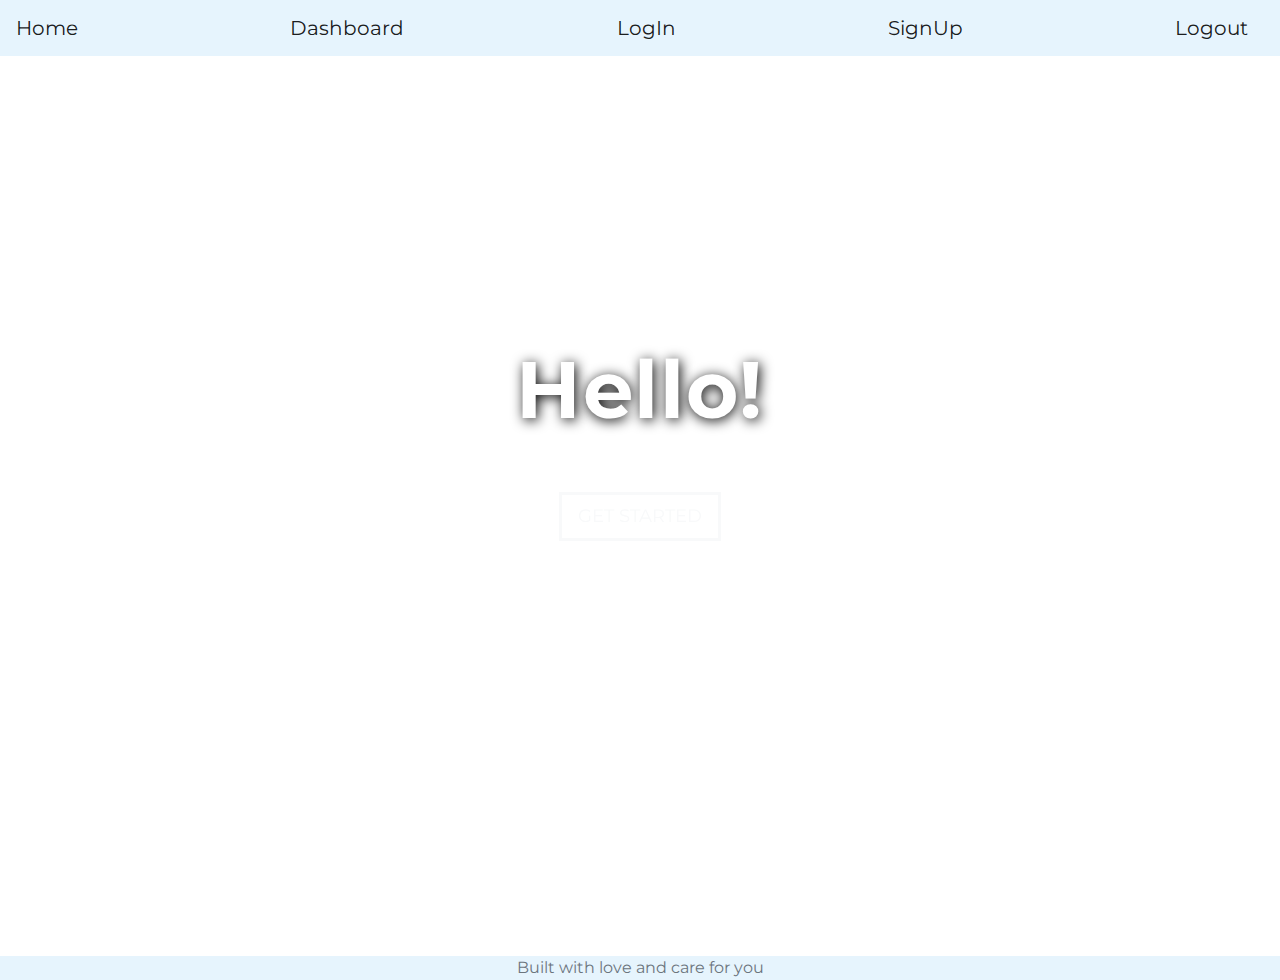
<file: index.html>
<!DOCTYPE html>
<html lang="en">
<head>
	<meta charset="utf-8">
	<meta name="viewport" content="width=device-width, initial-scale=1">
	<title>Client Landing Page</title>
	<!-- Add Bootstrap -->
    <link rel="stylesheet" href="https://stackpath.bootstrapcdn.com/bootstrap/4.3.1/css/bootstrap.min.css" integrity="sha384-ggOyR0iXCbMQv3Xipma34MD+dH/1fQ784/j6cY/iJTQUOhcWr7x9JvoRxT2MZw1T" crossorigin="anonymous">
	<!-- Add Google Fonts  -->
    <link rel="preconnect" href="https://fonts.googleapis.com"> 
   <link rel="preconnect" href="https://fonts.gstatic.com" crossorigin> 
   <link href="https://fonts.googleapis.com/css2?family=Montserrat:ital,wght@0,400;1,700&display=swap" rel="stylesheet">
	<link rel="stylesheet" href="./assets/css/style.css">

</head>

<body>
	<!-- <nav class="navbar navbar-dark fixed-top">
		

		<a class="navbar-brand mx-auto" href="#"><img src="" alt=""></a>
	</nav> -->

	<nav class="navbar navbar-light">
		<a class="navbar-brand" href="/">Home</a>
		<a class="navbar-brand" href="https://github.com/benkaan001" target="_">Dashboard</a>
		<a class="navbar-brand" href="/login.html">LogIn</a>
		<a class="navbar-brand" href="/signup.html">SignUp</a>
		<a class="navbar-brand" href="/https://github.com/benkaan001">Logout</a>
	  </nav>
	<div class="video-background">
		<div class="video-wrap">
			<div id="video">
				<video id="bgvid" autoplay loop muted playsinline>
					<!-- <source src="https://backgroundoptions.s3.us-east-2.amazonaws.com/Saint_Barthelemy_2.mov" type="video/mp4"> -->
					<!-- <source src="https://backgroundoptions.s3.us-east-2.amazonaws.com/sunrise.mp4" type="video/mp4"> -->
					<source src="https://backgroundoptions.s3.us-east-2.amazonaws.com/mountainHD.mp4" type="video/mp4">
					
				</video>
			</div>

		</div>
	</div>

	<div class="caption text-center">
		<h1>Hello!</h1>
		<h3>Wanna learn more about us?</h3>
		<a class="btn btn-outline-light btn-lg" href="./login.html"> GET STARTED</a>

	</div>
	<footer class="text-muted text-center" style="background-color: #e6f4fd">
		Built with love and care for you
	</footer>




<!--- Script Source Files -->
<script src="https://code.jquery.com/jquery-3.3.1.slim.min.js" integrity="sha384-q8i/X+965DzO0rT7abK41JStQIAqVgRVzpbzo5smXKp4YfRvH+8abtTE1Pi6jizo" crossorigin="anonymous"></script>
<script src="https://cdnjs.cloudflare.com/ajax/libs/popper.js/1.14.7/umd/popper.min.js" integrity="sha384-UO2eT0CpHqdSJQ6hJty5KVphtPhzWj9WO1clHTMGa3JDZwrnQq4sF86dIHNDz0W1" crossorigin="anonymous"></script>
<script src="https://stackpath.bootstrapcdn.com/bootstrap/4.3.1/js/bootstrap.min.js" integrity="sha384-JjSmVgyd0p3pXB1rRibZUAYoIIy6OrQ6VrjIEaFf/nJGzIxFDsf4x0xIM+B07jRM" crossorigin="anonymous"></script>

</body>
</html>
</file>
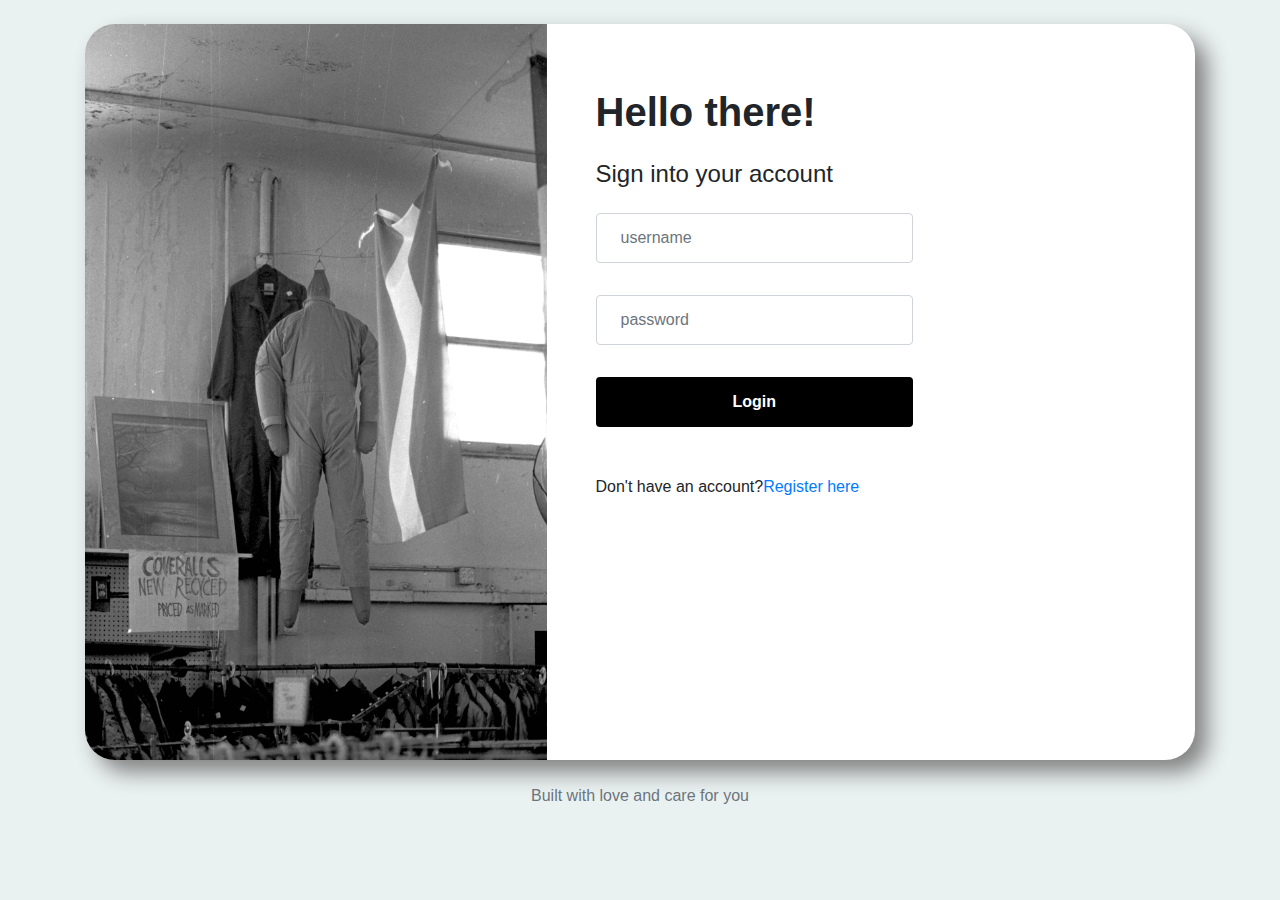
<file: login.html>
<!doctype html>
<html lang="en">
  <head>
    <meta charset="utf-8">
    <meta name="viewport" content="width=device-width, initial-scale=1, shrink-to-fit=no">
    <!-- Bootstrap CSS -->
    <link rel="stylesheet" href="https://stackpath.bootstrapcdn.com/bootstrap/4.3.1/css/bootstrap.min.css" integrity="sha384-ggOyR0iXCbMQv3Xipma34MD+dH/1fQ784/j6cY/iJTQUOhcWr7x9JvoRxT2MZw1T" crossorigin="anonymous">
    <!-- Google Fonts  -->
    <link rel="preconnect" href="https://fonts.googleapis.com"> 
  <link rel="preconnect" href="https://fonts.gstatic.com" crossorigin> 
   <link href="https://fonts.googleapis.com/css2?family=Montserrat:ital,wght@0,300;1,500&display=swap" rel="stylesheet">
    <link rel="stylesheet" href="./assets/css/login.css">
    <title>LOGIN PAGE</title>
  </head>
  <body>

    <section class="Form my-4 mx-5">
        <div class="container">
            <div class="row no-gutters">
                <div class="col-lg-5">
                    <img src="./assets/images/gabe-pierce-9QU_m5EwUCo-unsplash.jpg" class="img-fluid" alt="thriftstoreitem">
                    
                </div>
                <div class="col-lg-7 px-5 pt-5">
                    <h1 class="font-weight-bold py-3">Hello there!</h1>
                    <h4> Sign into your account</h4>
                    <form>
                        <div class="form-row">
                            <div class="col-lg-7">
                                <input type="username" placeholder="username" class="form-control my-3 p-4">
                            </div>
                        </div>
                        <div class="form-row">
                            <div class="col-lg-7">
                                <input type="password" placeholder="password" class="form-control my-3 p-4" autocomplete="on">
                            </div>
                        </div>
                        <div class="form-row">
                            <div class="col-lg-7">
                                <button type="button" class="btn1 mt-3 mb-5">Login</button>
                            </div>
                        </div>
                        <p>Don't have an account?<a href="./signup.html">Register here</a></p>
                    </form>
                </div>

            </div>
        </div>
    </section>

    <footer class="text-muted text-center">
		Built with love and care for you
	</footer>


    
    
    <!-- <script src="https://code.jquery.com/jquery-3.3.1.slim.min.js" integrity="sha384-q8i/X+965DzO0rT7abK41JStQIAqVgRVzpbzo5smXKp4YfRvH+8abtTE1Pi6jizo" crossorigin="anonymous"></script>
    <script src="https://cdnjs.cloudflare.com/ajax/libs/popper.js/1.14.7/umd/popper.min.js" integrity="sha384-UO2eT0CpHqdSJQ6hJty5KVphtPhzWj9WO1clHTMGa3JDZwrnQq4sF86dIHNDz0W1" crossorigin="anonymous"></script>
    <script src="https://stackpath.bootstrapcdn.com/bootstrap/4.3.1/js/bootstrap.min.js" integrity="sha384-JjSmVgyd0p3pXB1rRibZUAYoIIy6OrQ6VrjIEaFf/nJGzIxFDsf4x0xIM+B07jRM" crossorigin="anonymous"></script> -->
  </body>
</html>
</file>
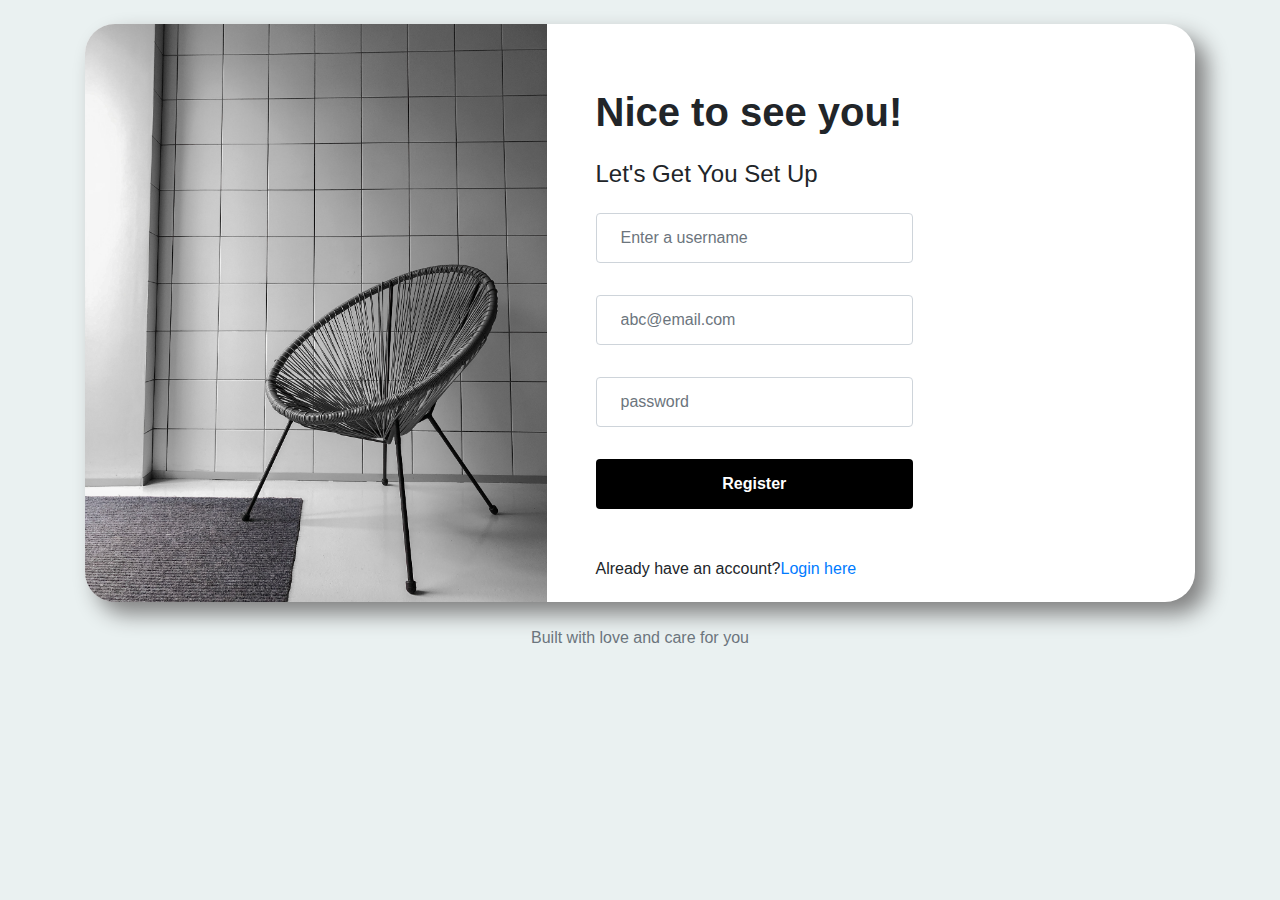
<file: signup.html>
<!DOCTYPE html>
<html lang="en">
  <head>
    <meta charset="utf-8" />
    <meta
      name="viewport"
      content="width=device-width, initial-scale=1, shrink-to-fit=no"
    />
    <!-- Bootstrap CSS -->
    <link
      rel="stylesheet"
      href="https://stackpath.bootstrapcdn.com/bootstrap/4.3.1/css/bootstrap.min.css"
      integrity="sha384-ggOyR0iXCbMQv3Xipma34MD+dH/1fQ784/j6cY/iJTQUOhcWr7x9JvoRxT2MZw1T"
      crossorigin="anonymous"
    />
    <!-- Google Fonts -->
    <link rel="preconnect" href="https://fonts.googleapis.com" />
    <link rel="preconnect" href="https://fonts.gstatic.com" crossorigin />
    <link
      href="https://fonts.googleapis.com/css2?family=Montserrat:ital,wght@0,300;1,500&display=swap"
      rel="stylesheet"
    />
    <link rel="stylesheet" href="./assets/css/login.css" />
    <title>SIGNUP PAGE</title>
  </head>
  <body>
    <section class="Form my-4 mx-5">
      <div class="container">
        <div class="row no-gutters">
          <div class="col-lg-5">
            <img
              src="./assets/images/oli-bekh-G9Ncd2F5TPY-unsplash.jpg"
              class="img-fluid"
              alt="emptychair"
            />
          </div>
          <div class="col-lg-7 px-5 pt-5">
            <h1 class="font-weight-bold py-3">Nice to see you!</h1>
            <h4>Let's Get You Set Up</h4>
            <form>
              <div class="form-row">
                <div class="col-lg-7">
                  <input
                    type="username"
                    placeholder="Enter a username"
                    class="form-control my-3 p-4"
                  />
                </div>
              </div>
              <div class="form-row">
                <div class="col-lg-7">
                  <input
                    type="email"
                    placeholder="abc@email.com"
                    class="form-control my-3 p-4"
                  />
                </div>
              </div>
              <div class="form-row">
                <div class="col-lg-7">
                  <input
                    type="password"
                    placeholder="password"
                    class="form-control my-3 p-4"
                    autocomplete="on"
                  />
                </div>
              </div>
              <div class="form-row">
                <div class="col-lg-7">
                  <button type="button" class="btn1 mt-3 mb-5">Register</button>
                </div>
              </div>
              <p>
                Already have an account?<a href="./login.html">Login here</a>
              </p>
            </form>
          </div>
        </div>
      </div>
    </section>

    <footer class="text-muted text-center">
      Built with love and care for you
    </footer>

    
  </body>
</html>
</file>
<file: assets/css/style.css>
body{
    overflow-x: hidden;
    font-family: 'Montserrat', sans-serif;
    
  }
  
   .navbar{
    /* background: rgba(0, 0, 0, 0.3); */
    background-color: #e6f4fd;
  }
  
  .video-background {
    position: relative;
    width:100%;
    min-height: 100vh;
  }
  
  .caption{
    position: absolute;
    top: 38%;
    width:100%;
    color: white;
  }
  
  .caption h1{
    font-size: 5rem;
    font-weight: 700;
    letter-spacing: .1rem;
    text-shadow: .1rem .1rem .8rem black;
  }
  
  .caption h3{
    font-size: 2rem;
    text-shadow: .1rm .1rem .5rem black;
  }
  
  .btn-lg{
    border-width: medium;
    border-radius: 0;
    font-size: 1.1rem;
  
  }

  footer{
    background-color: #e6f4fd

  }
  

  
   /* video  */
  

    .video-wrap {
      clip: rect(0, auto, auto, 0);
      position: absolute;
      top: 0;
      left: 0;
      width: 100%;
      height: 100%;
      overflow: hidden;
    }
    #video {
      position: fixed;
      display: block;
      top: 0;
      left: 0;
      width: 100%;
      height: 100%;
      background-size: cover;
      background-position: center center;
      -webkit-transform: translateZ(0);
              transform: translateZ(0);
      will-change: transform;
      z-index: -1000;
    }
    video { 
      position: fixed;
      top: 50%;
      left: 50%;
      min-width: 100%;
      min-height: 100%;
      width: auto;
      height: auto;
      z-index: -100;
      transform: translateX(-50%) translateY(-50%);
      background: no-repeat; 
      background-size: cover;
      transition: 1s opacity;
    }
  
  
  /* add breakpoints for
  
  Medium (md) devices (tablets, 768px and up)
  @media (min-width: 768px) { ... }
  
  */
</file>
<file: assets/css/login.css>
*{
    padding: 0;
    margin:0;
    box-sizing: border-box;
}
body{
    background: rgb(234, 241, 241);
}
.row{
    background: white;
    border-radius: 30px;
    box-shadow: 12px 12px 22px grey ;

}
img{
    border-top-left-radius: 30px;
    border-bottom-left-radius: 30px;
}
.btn1{
    border:none;
    outline:none;
    height: 50px;
    width: 100%;
    background-color: black;
    color: white;
    border-radius: 4px;
    font-weight: bold;
}

.btn1:hover{
    background-color: white;
    border: 1px solid ;
    color: black;
}
</file>
